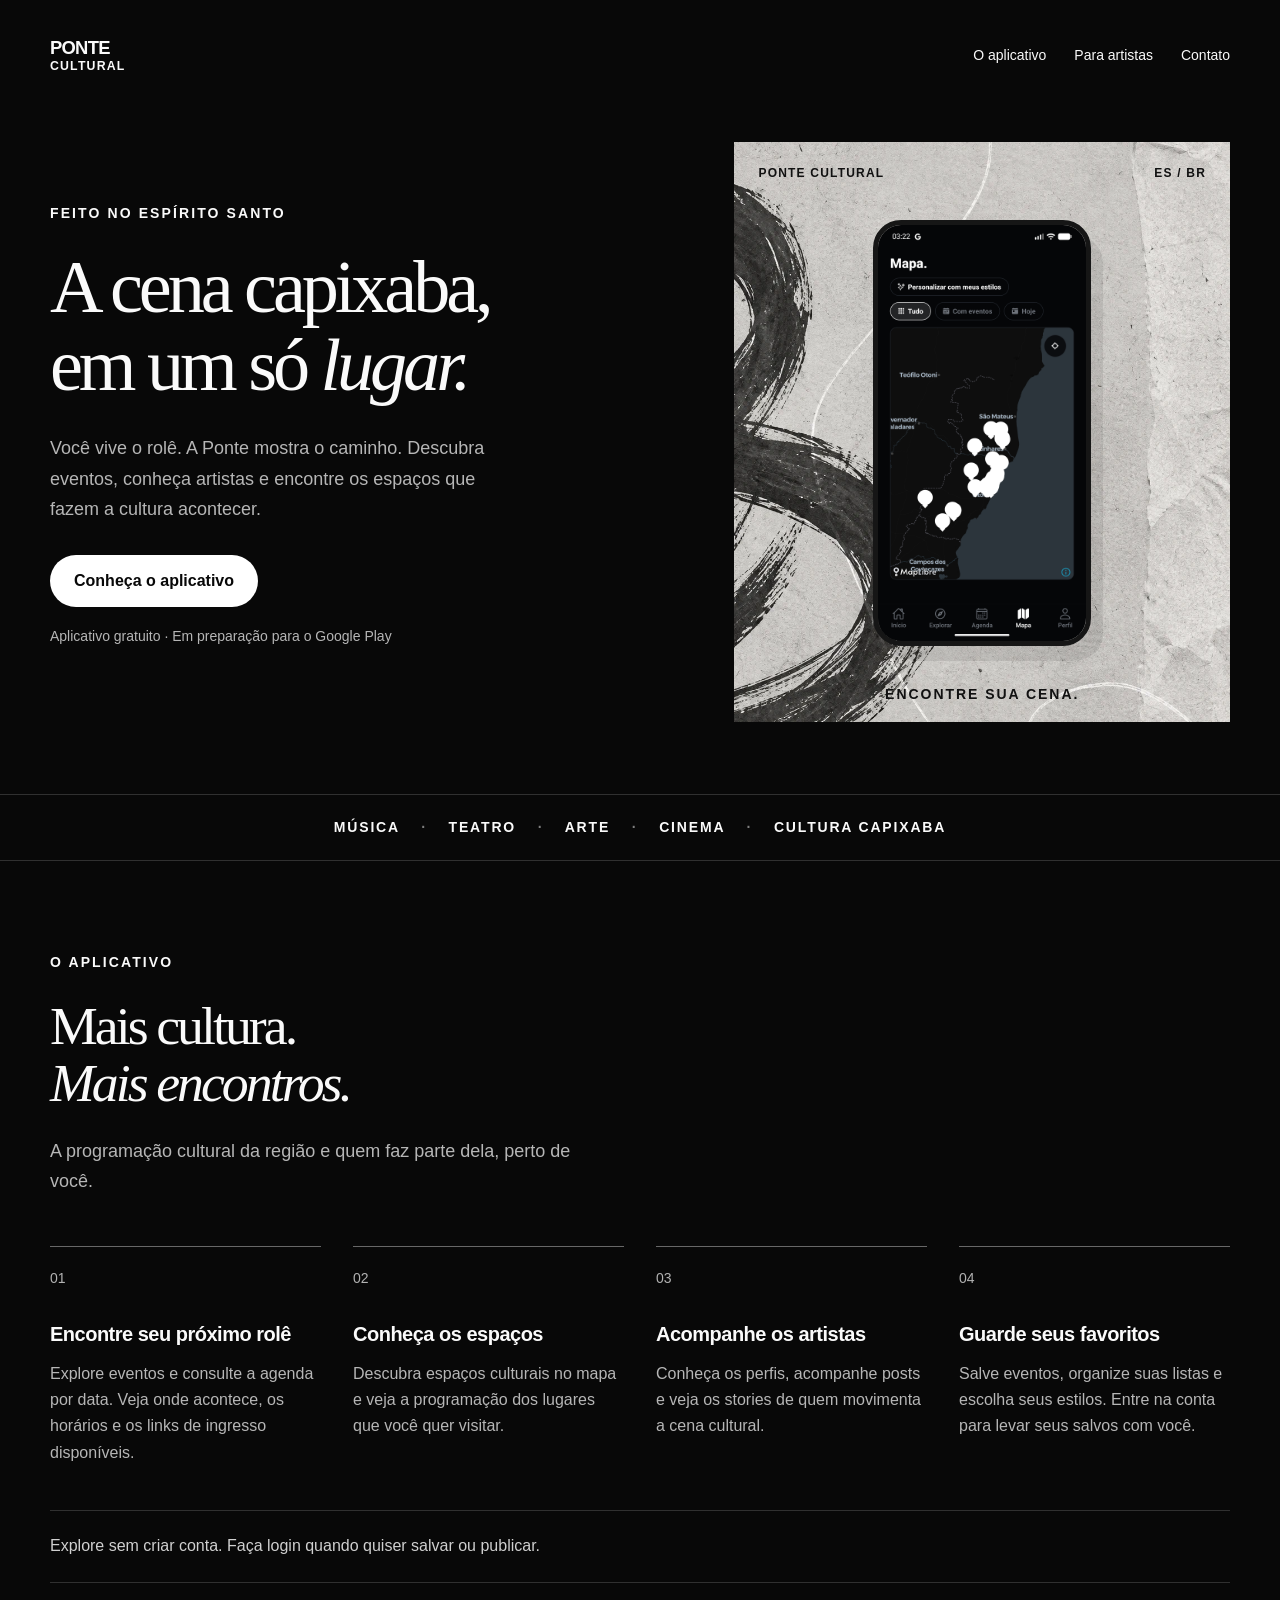
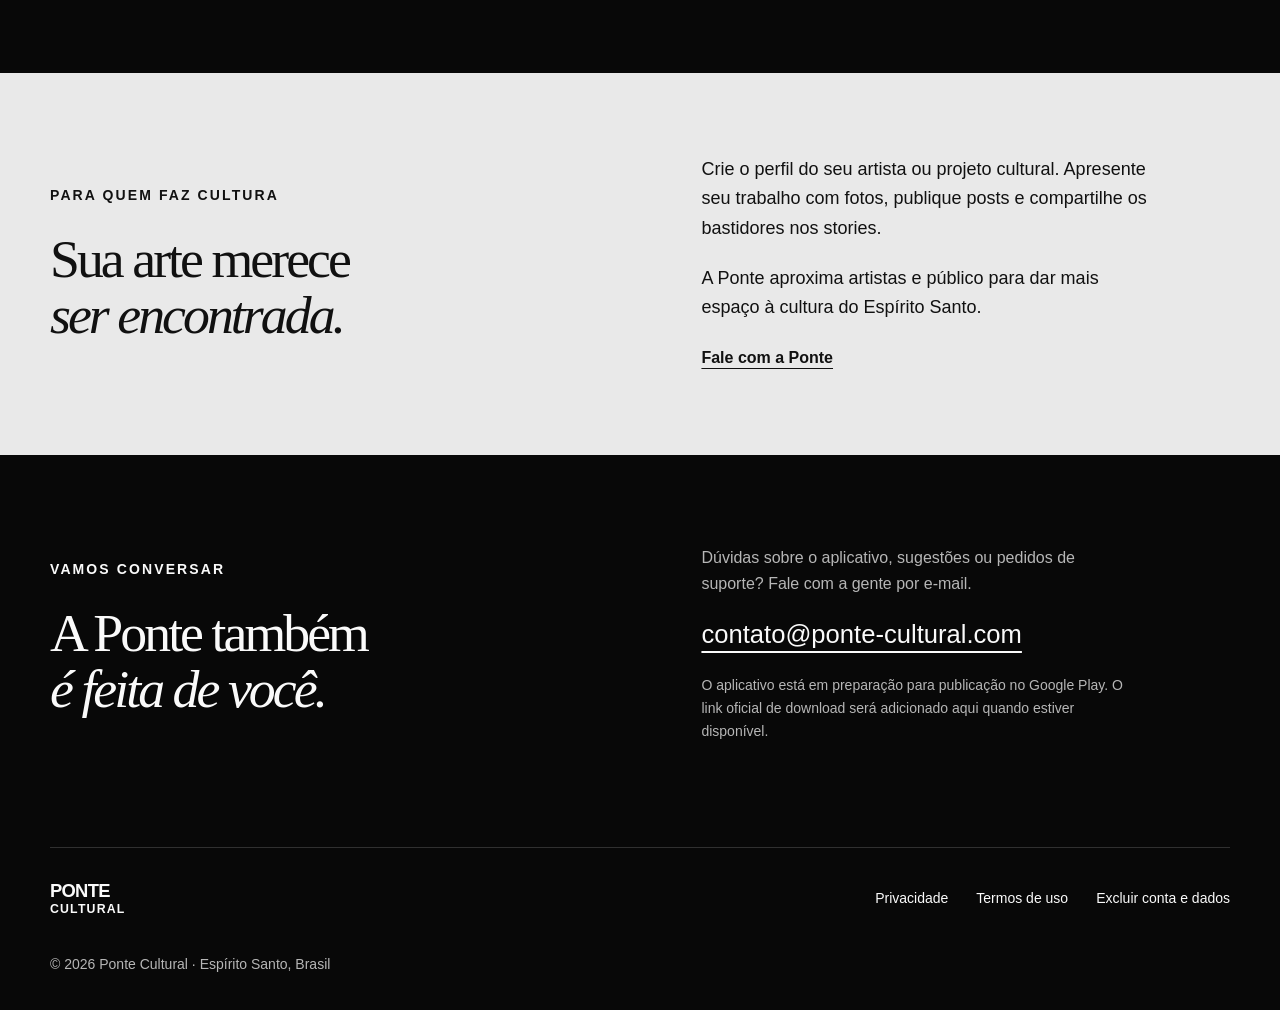
<file: index.html>
﻿<!doctype html>
<html lang="pt-BR">
<head>
  <meta charset="utf-8" />
  <meta name="viewport" content="width=device-width, initial-scale=1" />
  <meta name="description" content="Ponte Cultural: descubra eventos, artistas e espaços culturais do Espírito Santo. Conheça o aplicativo e encontre sua cena." />
  <meta name="theme-color" content="#080808" />
  <meta property="og:title" content="Ponte Cultural — A cena capixaba, em um só lugar" />
  <meta property="og:description" content="Eventos, artistas e espaços culturais do Espírito Santo. Conheça a Ponte Cultural." />
  <meta property="og:type" content="website" />
  <meta property="og:url" content="https://gillead027.github.io/ponte-cultural/" />
  <link rel="canonical" href="https://gillead027.github.io/ponte-cultural/" />
  <link rel="icon" type="image/png" href="assets/icon.png" />
  <link rel="stylesheet" href="home.css" />
  <title>Ponte Cultural — A cena capixaba, em um só lugar</title>
</head>
<body>
  <a class="skip-link" href="#conteudo">Ir para o conteúdo</a>
  <header class="site-header wrap">
    <a class="brand" href="./" aria-label="Ponte Cultural, início">PONTE<span>CULTURAL</span></a>
    <nav aria-label="Navegação principal"><a href="#aplicativo">O aplicativo</a><a href="#artistas">Para artistas</a><a href="#contato">Contato</a></nav>
  </header>
  <main id="conteudo">
    <section class="hero wrap" aria-labelledby="titulo">
      <div class="hero-copy">
        <p class="eyebrow">FEITO NO ESPÍRITO SANTO</p>
        <h1 id="titulo">A cena capixaba,<br />em um só <em>lugar.</em></h1>
        <p class="intro">Você vive o rolê. A Ponte mostra o caminho. Descubra eventos, conheça artistas e encontre os espaços que fazem a cultura acontecer.</p>
        <a class="button" href="#aplicativo">Conheça o aplicativo</a>
        <p class="release-note">Aplicativo gratuito · Em preparação para o Google Play</p>
      </div>
      <div class="hero-visual">
        <div class="visual-label"><span>PONTE CULTURAL</span><span>ES / BR</span></div>
        <img class="app-screen" src="assets/mapa-app.png" width="1080" height="2160" alt="Tela do aplicativo Ponte Cultural com mapa de espaços culturais do Espírito Santo" fetchpriority="high" />
        <p class="visual-caption">ENCONTRE SUA CENA.</p>
      </div>
    </section>
    <div class="culture-strip" aria-label="Diversidade cultural"><p>MÚSICA <span>·</span> TEATRO <span>·</span> ARTE <span>·</span> CINEMA <span>·</span> CULTURA CAPIXABA</p></div>
    <section class="wrap section" id="aplicativo" aria-labelledby="recursos-titulo">
      <div class="section-heading"><p class="eyebrow">O APLICATIVO</p><h2 id="recursos-titulo">Mais cultura.<br /><em>Mais encontros.</em></h2><p>A programação cultural da região e quem faz parte dela, perto de você.</p></div>
      <div class="feature-grid">
        <article><span class="feature-number" aria-hidden="true">01</span><h3>Encontre seu próximo rolê</h3><p>Explore eventos e consulte a agenda por data. Veja onde acontece, os horários e os links de ingresso disponíveis.</p></article>
        <article><span class="feature-number" aria-hidden="true">02</span><h3>Conheça os espaços</h3><p>Descubra espaços culturais no mapa e veja a programação dos lugares que você quer visitar.</p></article>
        <article><span class="feature-number" aria-hidden="true">03</span><h3>Acompanhe os artistas</h3><p>Conheça os perfis, acompanhe posts e veja os stories de quem movimenta a cena cultural.</p></article>
        <article><span class="feature-number" aria-hidden="true">04</span><h3>Guarde seus favoritos</h3><p>Salve eventos, organize suas listas e escolha seus estilos. Entre na conta para levar seus salvos com você.</p></article>
      </div>
      <p class="browse-note">Explore sem criar conta. Faça login quando quiser salvar ou publicar.</p>
    </section>
    <section class="artist-section" id="artistas" aria-labelledby="artistas-titulo"><div class="wrap artist-inner">
      <div><p class="eyebrow">PARA QUEM FAZ CULTURA</p><h2 id="artistas-titulo">Sua arte merece<br /><em>ser encontrada.</em></h2></div>
      <div class="artist-copy"><p>Crie o perfil do seu artista ou projeto cultural. Apresente seu trabalho com fotos, publique posts e compartilhe os bastidores nos stories.</p><p>A Ponte aproxima artistas e público para dar mais espaço à cultura do Espírito Santo.</p><a class="text-link" href="mailto:contato@ponte-cultural.com?subject=Ponte%20Cultural%20-%20Artistas">Fale com a Ponte</a></div>
    </div></section>
    <section class="wrap section contact-section" id="contato" aria-labelledby="contato-titulo">
      <div><p class="eyebrow">VAMOS CONVERSAR</p><h2 id="contato-titulo">A Ponte também<br /><em>é feita de você.</em></h2></div>
      <div class="contact-copy"><p>Dúvidas sobre o aplicativo, sugestões ou pedidos de suporte? Fale com a gente por e-mail.</p><a class="contact-email" href="mailto:contato@ponte-cultural.com">contato@ponte-cultural.com</a><p class="release-note">O aplicativo está em preparação para publicação no Google Play. O link oficial de download será adicionado aqui quando estiver disponível.</p></div>
    </section>
  </main>
  <footer class="wrap site-footer">
    <a class="brand" href="./">PONTE<span>CULTURAL</span></a>
    <nav aria-label="Informações legais"><a href="privacidade.html">Privacidade</a><a href="termos.html">Termos de uso</a><a href="excluir-conta.html">Excluir conta e dados</a></nav>
    <p>© 2026 Ponte Cultural · Espírito Santo, Brasil</p>
  </footer>
</body>
</html>
</file>
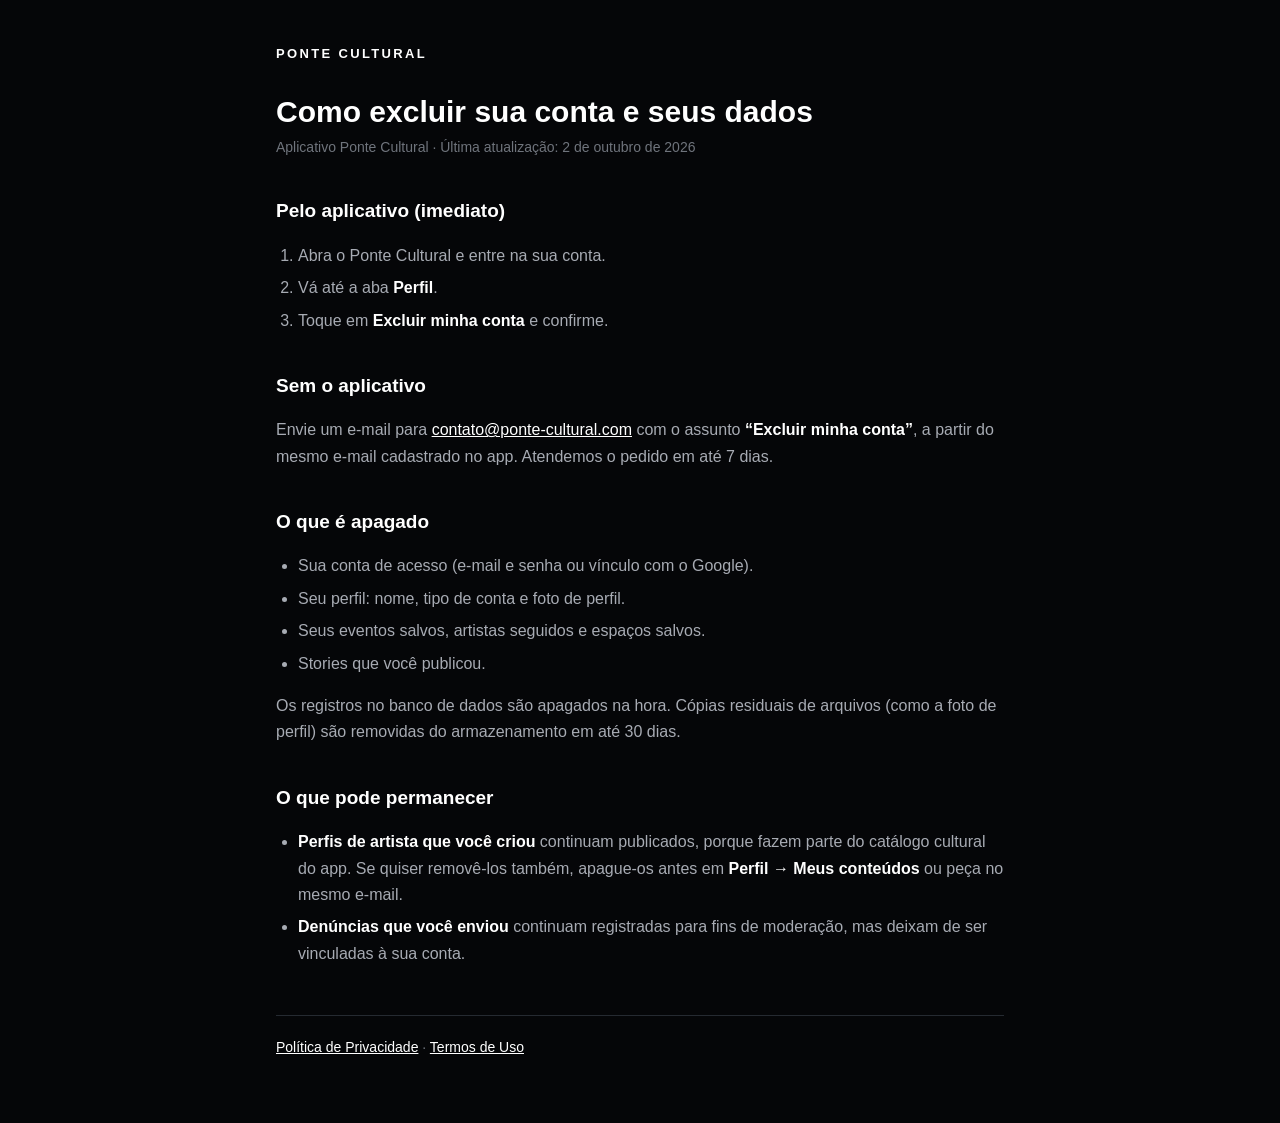
<file: excluir-conta.html>
<!doctype html>
<html lang="pt-BR">
  <head>
    <meta charset="utf-8" />
    <meta name="viewport" content="width=device-width, initial-scale=1" />
    <title>Excluir conta — Ponte Cultural</title>
    <link rel="stylesheet" href="style.css" />
  </head>
  <body>
    <main>
      <a class="brand" href="index.html">PONTE CULTURAL</a>
      <h1>Como excluir sua conta e seus dados</h1>
      <p class="updated">Aplicativo Ponte Cultural · Última atualização: 2 de outubro de 2026</p>

      <h2>Pelo aplicativo (imediato)</h2>
      <ol>
        <li>Abra o Ponte Cultural e entre na sua conta.</li>
        <li>Vá até a aba <strong>Perfil</strong>.</li>
        <li>Toque em <strong>Excluir minha conta</strong> e confirme.</li>
      </ol>

      <h2>Sem o aplicativo</h2>
      <p>
        Envie um e-mail para <a href="mailto:contato@ponte-cultural.com?subject=Excluir%20minha%20conta%20-%20Ponte%20Cultural">contato@ponte-cultural.com</a>
        com o assunto <strong>“Excluir minha conta”</strong>, a partir do mesmo e-mail cadastrado
        no app. Atendemos o pedido em até 7 dias.
      </p>

      <h2>O que é apagado</h2>
      <ul>
        <li>Sua conta de acesso (e-mail e senha ou vínculo com o Google).</li>
        <li>Seu perfil: nome, tipo de conta e foto de perfil.</li>
        <li>Seus eventos salvos, artistas seguidos e espaços salvos.</li>
        <li>Stories que você publicou.</li>
      </ul>
      <p>
        Os registros no banco de dados são apagados na hora. Cópias residuais de arquivos (como a
        foto de perfil) são removidas do armazenamento em até 30 dias.
      </p>

      <h2>O que pode permanecer</h2>
      <ul>
        <li>
          <strong>Perfis de artista que você criou</strong> continuam publicados, porque fazem
          parte do catálogo cultural do app. Se quiser removê-los também, apague-os antes em
          <strong>Perfil → Meus conteúdos</strong> ou peça no mesmo e-mail.
        </li>
        <li>
          <strong>Denúncias que você enviou</strong> continuam registradas para fins de moderação,
          mas deixam de ser vinculadas à sua conta.
        </li>
      </ul>

      <footer>
        <a href="privacidade.html">Política de Privacidade</a> ·
        <a href="termos.html">Termos de Uso</a>
      </footer>
    </main>
  </body>
</html>
</file>
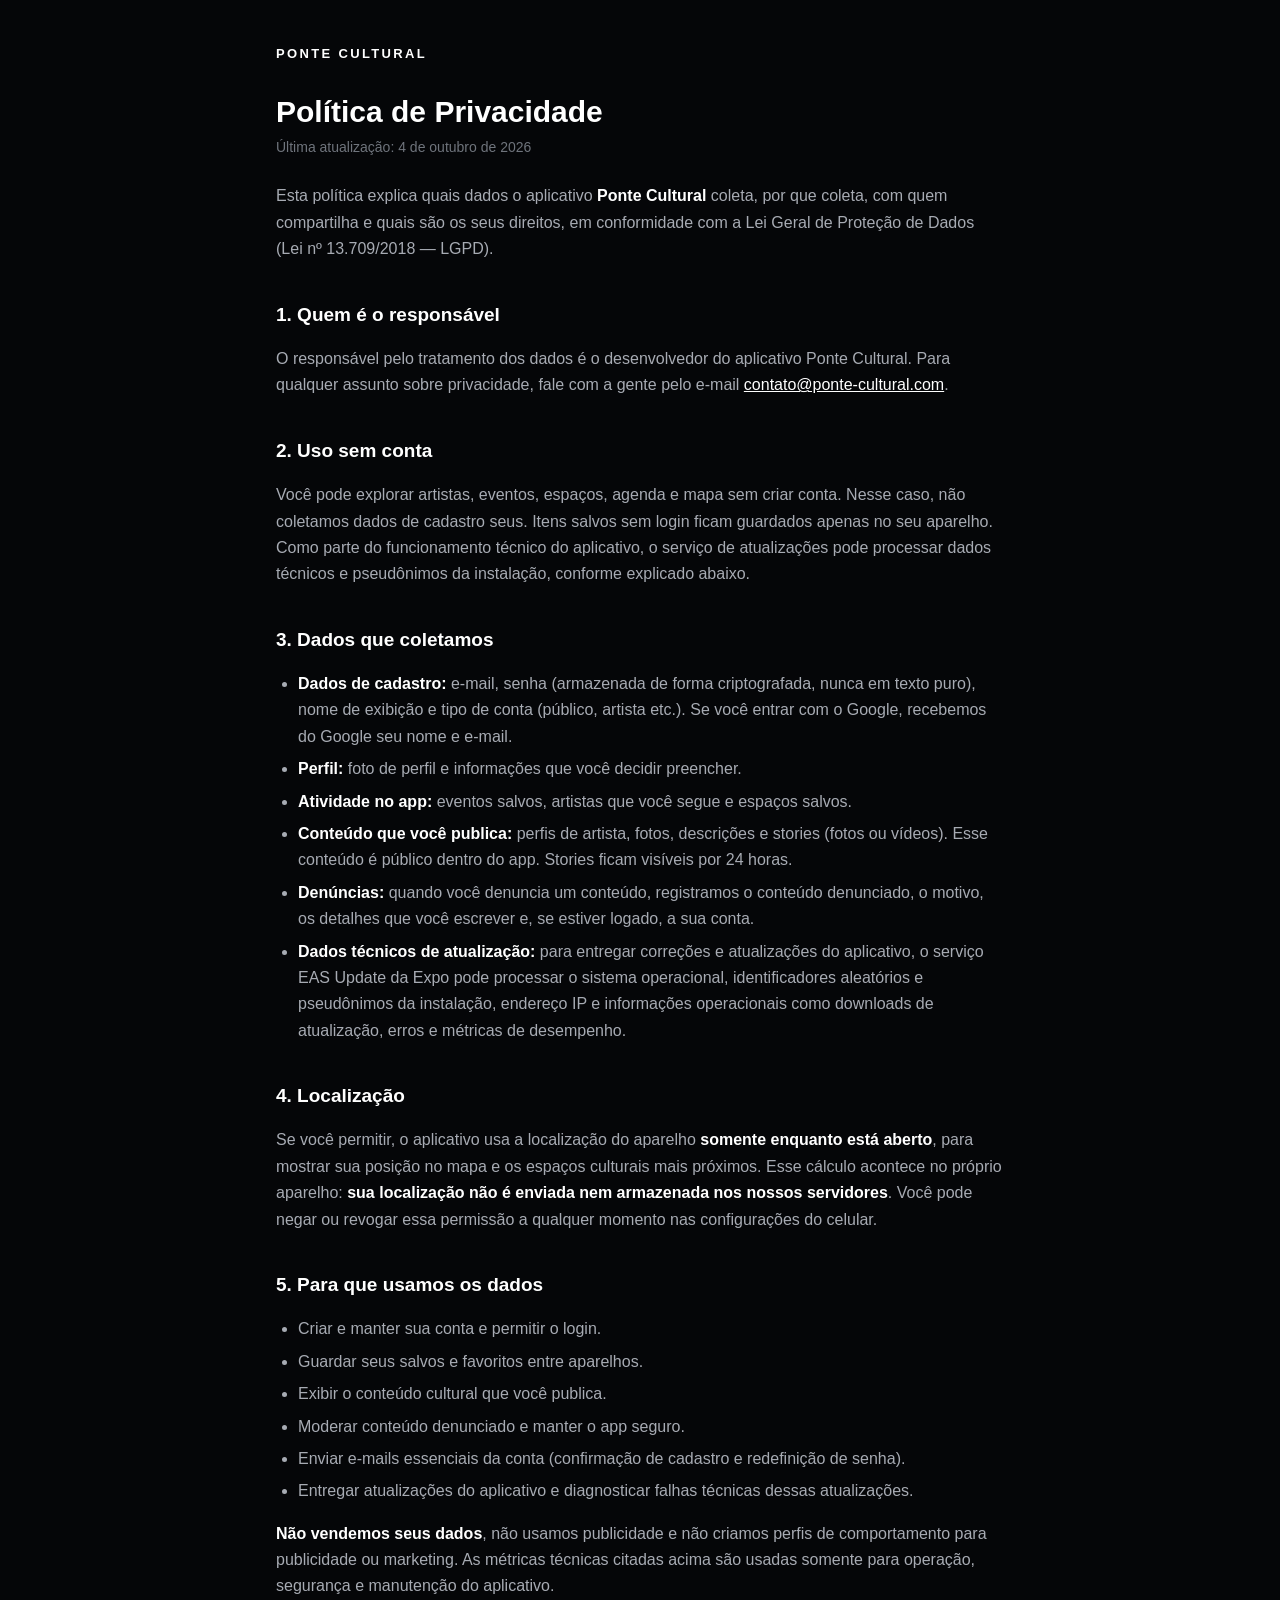
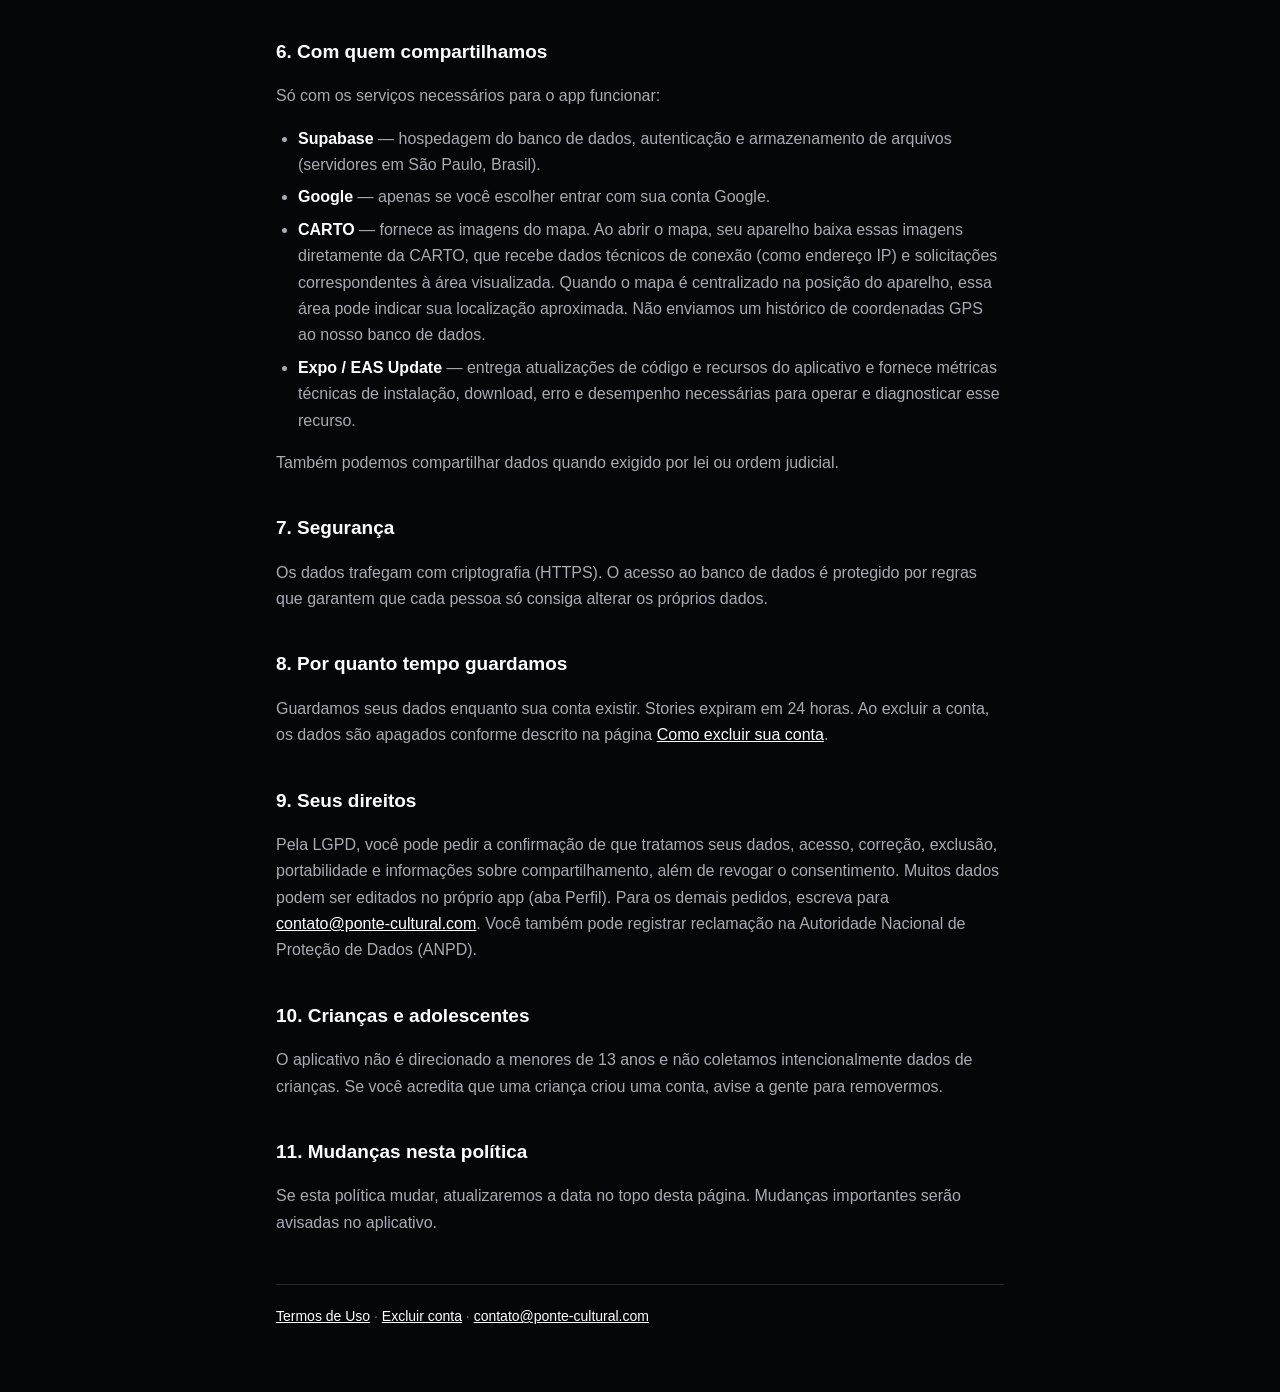
<file: privacidade.html>
<!doctype html>
<html lang="pt-BR">
  <head>
    <meta charset="utf-8" />
    <meta name="viewport" content="width=device-width, initial-scale=1" />
    <title>Política de Privacidade — Ponte Cultural</title>
    <link rel="stylesheet" href="style.css" />
  </head>
  <body>
    <main>
      <a class="brand" href="index.html">PONTE CULTURAL</a>
      <h1>Política de Privacidade</h1>
      <p class="updated">Última atualização: 4 de outubro de 2026</p>

      <p>
        Esta política explica quais dados o aplicativo <strong>Ponte Cultural</strong> coleta, por
        que coleta, com quem compartilha e quais são os seus direitos, em conformidade com a Lei
        Geral de Proteção de Dados (Lei nº 13.709/2018 — LGPD).
      </p>

      <h2>1. Quem é o responsável</h2>
      <p>
        O responsável pelo tratamento dos dados é o desenvolvedor do aplicativo Ponte Cultural.
        Para qualquer assunto sobre privacidade, fale com a gente pelo e-mail
        <a href="mailto:contato@ponte-cultural.com">contato@ponte-cultural.com</a>.
      </p>

      <h2>2. Uso sem conta</h2>
      <p>
        Você pode explorar artistas, eventos, espaços, agenda e mapa sem criar conta. Nesse caso,
        não coletamos dados de cadastro seus. Itens salvos sem login ficam guardados apenas no seu
        aparelho. Como parte do funcionamento técnico do aplicativo, o serviço de atualizações pode
        processar dados técnicos e pseudônimos da instalação, conforme explicado abaixo.
      </p>

      <h2>3. Dados que coletamos</h2>
      <ul>
        <li>
          <strong>Dados de cadastro:</strong> e-mail, senha (armazenada de forma criptografada,
          nunca em texto puro), nome de exibição e tipo de conta (público, artista etc.). Se você
          entrar com o Google, recebemos do Google seu nome e e-mail.
        </li>
        <li>
          <strong>Perfil:</strong> foto de perfil e informações que você decidir preencher.
        </li>
        <li>
          <strong>Atividade no app:</strong> eventos salvos, artistas que você segue e espaços
          salvos.
        </li>
        <li>
          <strong>Conteúdo que você publica:</strong> perfis de artista, fotos, descrições e
          stories (fotos ou vídeos). Esse conteúdo é público dentro do app. Stories ficam visíveis
          por 24 horas.
        </li>
        <li>
          <strong>Denúncias:</strong> quando você denuncia um conteúdo, registramos o conteúdo
          denunciado, o motivo, os detalhes que você escrever e, se estiver logado, a sua conta.
        </li>
        <li>
          <strong>Dados técnicos de atualização:</strong> para entregar correções e atualizações
          do aplicativo, o serviço EAS Update da Expo pode processar o sistema operacional,
          identificadores aleatórios e pseudônimos da instalação, endereço IP e informações
          operacionais como downloads de atualização, erros e métricas de desempenho.
        </li>
      </ul>

      <h2>4. Localização</h2>
      <p>
        Se você permitir, o aplicativo usa a localização do aparelho <strong>somente enquanto
        está aberto</strong>, para mostrar sua posição no mapa e os espaços culturais mais
        próximos. Esse cálculo acontece no próprio aparelho: <strong>sua localização não é enviada
        nem armazenada nos nossos servidores</strong>. Você pode negar ou revogar essa permissão a
        qualquer momento nas configurações do celular.
      </p>

      <h2>5. Para que usamos os dados</h2>
      <ul>
        <li>Criar e manter sua conta e permitir o login.</li>
        <li>Guardar seus salvos e favoritos entre aparelhos.</li>
        <li>Exibir o conteúdo cultural que você publica.</li>
        <li>Moderar conteúdo denunciado e manter o app seguro.</li>
        <li>Enviar e-mails essenciais da conta (confirmação de cadastro e redefinição de senha).</li>
        <li>Entregar atualizações do aplicativo e diagnosticar falhas técnicas dessas atualizações.</li>
      </ul>
      <p>
        <strong>Não vendemos seus dados</strong>, não usamos publicidade e não criamos perfis de
        comportamento para publicidade ou marketing. As métricas técnicas citadas acima são usadas
        somente para operação, segurança e manutenção do aplicativo.
      </p>

      <h2>6. Com quem compartilhamos</h2>
      <p>Só com os serviços necessários para o app funcionar:</p>
      <ul>
        <li>
          <strong>Supabase</strong> — hospedagem do banco de dados, autenticação e armazenamento
          de arquivos (servidores em São Paulo, Brasil).
        </li>
        <li><strong>Google</strong> — apenas se você escolher entrar com sua conta Google.</li>
        <li>
          <strong>CARTO</strong> — fornece as imagens do mapa. Ao abrir o mapa, seu aparelho baixa
          essas imagens diretamente da CARTO, que recebe dados técnicos de conexão (como endereço
          IP) e solicitações correspondentes à área visualizada. Quando o mapa é centralizado
          na posição do aparelho, essa área pode indicar sua localização aproximada. Não enviamos
          um histórico de coordenadas GPS ao nosso banco de dados.
        </li>
        <li>
          <strong>Expo / EAS Update</strong> — entrega atualizações de código e recursos do
          aplicativo e fornece métricas técnicas de instalação, download, erro e desempenho
          necessárias para operar e diagnosticar esse recurso.
        </li>
      </ul>
      <p>Também podemos compartilhar dados quando exigido por lei ou ordem judicial.</p>

      <h2>7. Segurança</h2>
      <p>
        Os dados trafegam com criptografia (HTTPS). O acesso ao banco de dados é protegido por
        regras que garantem que cada pessoa só consiga alterar os próprios dados.
      </p>

      <h2>8. Por quanto tempo guardamos</h2>
      <p>
        Guardamos seus dados enquanto sua conta existir. Stories expiram em 24 horas. Ao excluir a
        conta, os dados são apagados conforme descrito na página
        <a href="excluir-conta.html">Como excluir sua conta</a>.
      </p>

      <h2>9. Seus direitos</h2>
      <p>
        Pela LGPD, você pode pedir a confirmação de que tratamos seus dados, acesso, correção,
        exclusão, portabilidade e informações sobre compartilhamento, além de revogar o
        consentimento. Muitos dados podem ser editados no próprio app (aba Perfil). Para os demais
        pedidos, escreva para <a href="mailto:contato@ponte-cultural.com">contato@ponte-cultural.com</a>. Você
        também pode registrar reclamação na Autoridade Nacional de Proteção de Dados (ANPD).
      </p>

      <h2>10. Crianças e adolescentes</h2>
      <p>
        O aplicativo não é direcionado a menores de 13 anos e não coletamos intencionalmente dados
        de crianças. Se você acredita que uma criança criou uma conta, avise a gente para
        removermos.
      </p>

      <h2>11. Mudanças nesta política</h2>
      <p>
        Se esta política mudar, atualizaremos a data no topo desta página. Mudanças importantes
        serão avisadas no aplicativo.
      </p>

      <footer>
        <a href="termos.html">Termos de Uso</a> ·
        <a href="excluir-conta.html">Excluir conta</a> ·
        <a href="mailto:contato@ponte-cultural.com">contato@ponte-cultural.com</a>
      </footer>
    </main>
  </body>
</html>
</file>
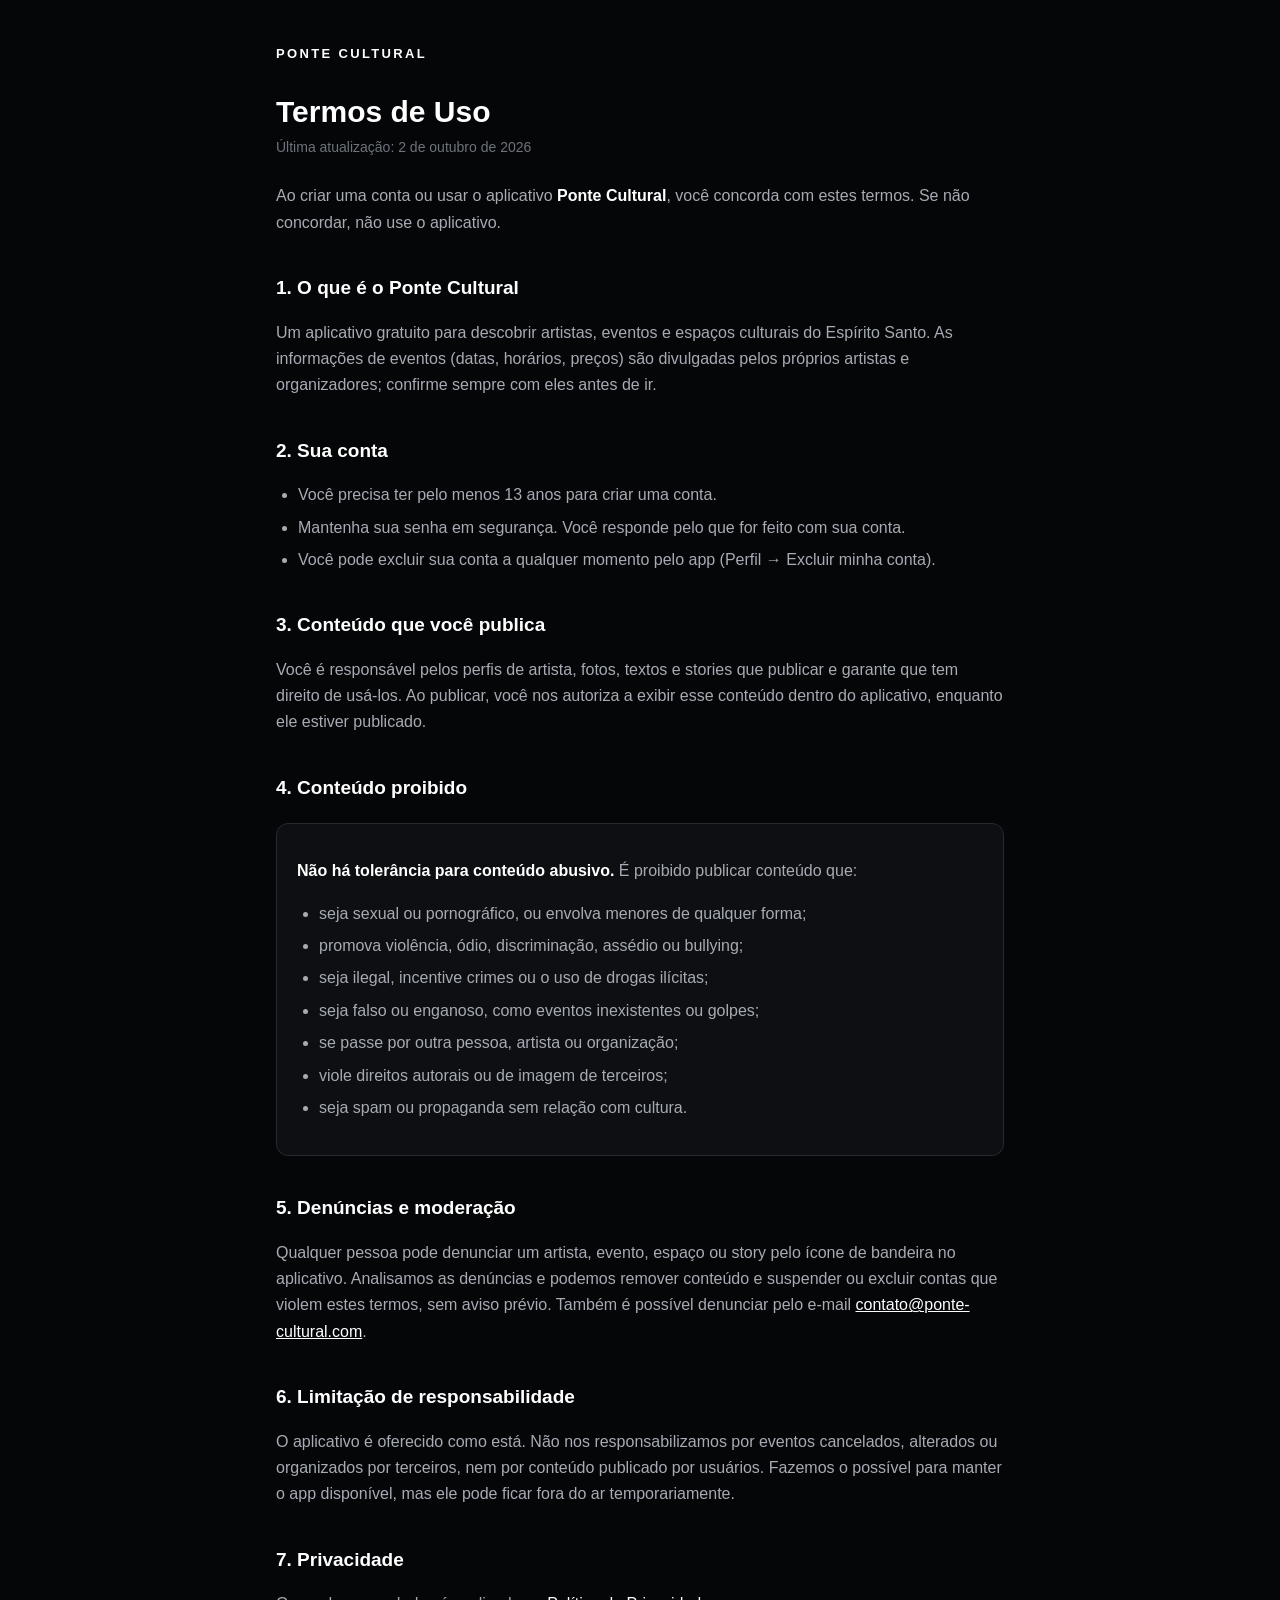
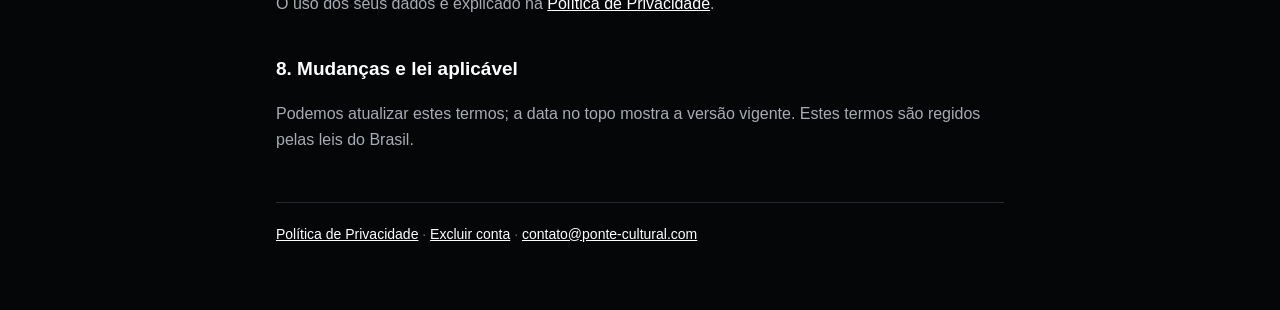
<file: termos.html>
<!doctype html>
<html lang="pt-BR">
  <head>
    <meta charset="utf-8" />
    <meta name="viewport" content="width=device-width, initial-scale=1" />
    <title>Termos de Uso — Ponte Cultural</title>
    <link rel="stylesheet" href="style.css" />
  </head>
  <body>
    <main>
      <a class="brand" href="index.html">PONTE CULTURAL</a>
      <h1>Termos de Uso</h1>
      <p class="updated">Última atualização: 2 de outubro de 2026</p>

      <p>
        Ao criar uma conta ou usar o aplicativo <strong>Ponte Cultural</strong>, você concorda com
        estes termos. Se não concordar, não use o aplicativo.
      </p>

      <h2>1. O que é o Ponte Cultural</h2>
      <p>
        Um aplicativo gratuito para descobrir artistas, eventos e espaços culturais do Espírito
        Santo. As informações de eventos (datas, horários, preços) são divulgadas pelos próprios
        artistas e organizadores; confirme sempre com eles antes de ir.
      </p>

      <h2>2. Sua conta</h2>
      <ul>
        <li>Você precisa ter pelo menos 13 anos para criar uma conta.</li>
        <li>Mantenha sua senha em segurança. Você responde pelo que for feito com sua conta.</li>
        <li>
          Você pode excluir sua conta a qualquer momento pelo app (Perfil → Excluir minha conta).
        </li>
      </ul>

      <h2>3. Conteúdo que você publica</h2>
      <p>
        Você é responsável pelos perfis de artista, fotos, textos e stories que publicar e garante
        que tem direito de usá-los. Ao publicar, você nos autoriza a exibir esse conteúdo dentro do
        aplicativo, enquanto ele estiver publicado.
      </p>

      <h2>4. Conteúdo proibido</h2>
      <div class="card">
        <p>
          <strong>Não há tolerância para conteúdo abusivo.</strong> É proibido publicar conteúdo
          que:
        </p>
        <ul>
          <li>seja sexual ou pornográfico, ou envolva menores de qualquer forma;</li>
          <li>promova violência, ódio, discriminação, assédio ou bullying;</li>
          <li>seja ilegal, incentive crimes ou o uso de drogas ilícitas;</li>
          <li>seja falso ou enganoso, como eventos inexistentes ou golpes;</li>
          <li>se passe por outra pessoa, artista ou organização;</li>
          <li>viole direitos autorais ou de imagem de terceiros;</li>
          <li>seja spam ou propaganda sem relação com cultura.</li>
        </ul>
      </div>

      <h2>5. Denúncias e moderação</h2>
      <p>
        Qualquer pessoa pode denunciar um artista, evento, espaço ou story pelo ícone de bandeira
        no aplicativo. Analisamos as denúncias e podemos remover conteúdo e suspender ou excluir
        contas que violem estes termos, sem aviso prévio. Também é possível denunciar pelo e-mail
        <a href="mailto:contato@ponte-cultural.com">contato@ponte-cultural.com</a>.
      </p>

      <h2>6. Limitação de responsabilidade</h2>
      <p>
        O aplicativo é oferecido como está. Não nos responsabilizamos por eventos cancelados,
        alterados ou organizados por terceiros, nem por conteúdo publicado por usuários. Fazemos o
        possível para manter o app disponível, mas ele pode ficar fora do ar temporariamente.
      </p>

      <h2>7. Privacidade</h2>
      <p>
        O uso dos seus dados é explicado na <a href="privacidade.html">Política de Privacidade</a>.
      </p>

      <h2>8. Mudanças e lei aplicável</h2>
      <p>
        Podemos atualizar estes termos; a data no topo mostra a versão vigente. Estes termos são
        regidos pelas leis do Brasil.
      </p>

      <footer>
        <a href="privacidade.html">Política de Privacidade</a> ·
        <a href="excluir-conta.html">Excluir conta</a> ·
        <a href="mailto:contato@ponte-cultural.com">contato@ponte-cultural.com</a>
      </footer>
    </main>
  </body>
</html>
</file>
<file: home.css>
﻿/* Apresentacao oficial da Ponte Cultural; estilos separados das paginas legais. */
:root { color-scheme: dark; --bg: #080808; --text: #fafafa; --muted: #b6b6b6; --line: #303030; }
* { box-sizing: border-box; }
html { scroll-behavior: smooth; scroll-padding-top: 2rem; }
body { margin: 0; background: var(--bg); color: var(--text); font-family: Arial, Helvetica, sans-serif; font-size: 1rem; line-height: 1.65; }
a { color: inherit; text-underline-offset: .3em; }
a:focus-visible { outline: 3px solid currentColor; outline-offset: 6px; }
.wrap { width: min(1180px, calc(100% - 80px)); margin-inline: auto; }
.skip-link { position: absolute; top: -100px; left: 20px; padding: 12px 20px; background: white; color: black; z-index: 10; }
.skip-link:focus { top: 12px; }
.site-header { min-height: 112px; display: flex; align-items: center; justify-content: space-between; gap: 24px; }
.brand { display: inline-flex; flex-direction: column; font-weight: 900; font-size: 1.15rem; line-height: .95; letter-spacing: -.04em; text-decoration: none; }
.brand span { margin-top: .28rem; font-size: .77rem; letter-spacing: .095em; }
nav { display: flex; flex-wrap: wrap; gap: 28px; }
nav a { font-size: .875rem; text-decoration: none; }
nav a:hover { text-decoration: underline; }
.hero { display: grid; grid-template-columns: 1.25fr 1fr; gap: 65px; align-items: center; padding-block: 30px 72px; }
.eyebrow { font-size: .875rem; font-weight: 700; letter-spacing: .15em; margin: 0 0 24px; }
h1, h2, h3, p { margin-top: 0; }
h1, h2 { font-family: Georgia, 'Times New Roman', serif; font-weight: 400; line-height: 1.05; letter-spacing: -.055em; overflow-wrap: anywhere; }
h1 { font-size: clamp(3.25rem, 5.8vw, 5.3rem); margin-bottom: 28px; }
h1 em, h2 em { font-weight: 400; }
.intro { max-width: 440px; color: var(--muted); font-size: 1.125rem; line-height: 1.7; margin-bottom: 30px; }
.button { display: inline-flex; min-height: 52px; align-items: center; justify-content: center; border-radius: 999px; padding: 12px 24px; font-weight: 700; text-decoration: none; background: #fff; color: #080808; }
.button:hover { background: #dedede; }
.release-note { font-size: .875rem; color: var(--muted); margin-top: 18px; max-width: 430px; }
.hero-visual { min-height: 580px; display: flex; flex-direction: column; align-items: center; justify-content: space-between; padding: 22px 24px 16px; background: #e5e5e5 url('assets/cultura.webp') center / cover; color: #111; }
.visual-label { display: flex; width: 100%; justify-content: space-between; font-size: .75rem; font-weight: 800; letter-spacing: .1em; }
.app-screen { width: 218px; height: auto; display: block; border: 5px solid #161616; border-radius: 28px; margin: 22px 0; box-shadow: 12px 15px 0 #00000015; }
.visual-caption { font-size: .875rem; font-weight: 800; letter-spacing: .14em; margin: 0; }
.culture-strip { border-block: 1px solid var(--line); text-align: center; padding: 21px 24px; }
.culture-strip p { font-size: .875rem; font-weight: 700; letter-spacing: .13em; margin: 0; }
.culture-strip span { padding-inline: 16px; color: #7e7e7e; }
.section { padding-block: 90px; }
.section-heading { max-width: 540px; }
h2 { font-size: clamp(2.5rem, 4.2vw, 3.8rem); margin-bottom: 26px; }
.section-heading > p:last-child { color: var(--muted); font-size: 1.125rem; }
.feature-grid { display: grid; grid-template-columns: repeat(4, 1fr); gap: 32px; margin-top: 50px; }
.feature-grid article { border-top: 1px solid #676767; padding-top: 20px; }
.feature-number { display: block; color: #b3b3b3; font-size: .875rem; margin-bottom: 30px; }
h3 { font-size: 1.25rem; line-height: 1.3; letter-spacing: -.025em; margin-bottom: 14px; }
.feature-grid p { color: var(--muted); margin: 0; }
.browse-note { margin: 44px 0 0; padding: 22px 0; border-block: 1px solid var(--line); color: #d0d0d0; }
.artist-section { background: #e9e9e9; color: #111; }
.artist-inner { display: grid; grid-template-columns: 1.1fr 1fr; gap: 70px; padding-block: 82px; align-items: center; }
.artist-inner h2 { margin-bottom: 0; }
.artist-copy { max-width: 450px; font-size: 1.125rem; }
.artist-copy p { margin-bottom: 20px; }
.text-link { font-size: 1rem; font-weight: 700; }
.contact-section { display: grid; grid-template-columns: 1.1fr 1fr; gap: 70px; align-items: center; }
.contact-copy > p:first-child { color: var(--muted); max-width: 400px; }
.contact-email { font-size: clamp(1.25rem, 2vw, 1.65rem); overflow-wrap: anywhere; }
.site-footer { border-top: 1px solid var(--line); padding-block: 34px; display: flex; flex-wrap: wrap; gap: 25px; align-items: center; justify-content: space-between; }
.site-footer p { flex-basis: 100%; font-size: .875rem; color: var(--muted); margin: 12px 0 0; }
@media (max-width: 1000px) {
 .wrap { width: calc(100% - 48px); } .hero { gap: 32px; } .hero-visual { min-height: 535px; } .app-screen { width: 200px; }
 .feature-grid { grid-template-columns: repeat(2, 1fr); gap: 36px; } .artist-inner, .contact-section { gap: 36px; }
}
@media (max-width: 680px) {
 .wrap { width: calc(100% - 40px); } .site-header { padding-block: 24px; min-height: 96px; gap: 20px; flex-wrap: wrap; }
 nav { gap: 20px; } .site-header nav { width: 100%; justify-content: space-between; }
 .hero { grid-template-columns: 1fr; gap: 35px; padding-block: 25px 42px; } h1 { font-size: clamp(3rem, 11vw, 4.5rem); }
 .hero-visual { min-height: 540px; } .culture-strip { padding: 20px; } .culture-strip p { font-size: .75rem; line-height: 2; } .culture-strip span { padding-inline: 5px; }
 .section { padding-block: 60px; } .feature-grid { grid-template-columns: 1fr; gap: 30px; margin-top: 36px; } .feature-number { margin-bottom: 16px; }
 .artist-inner, .contact-section { grid-template-columns: 1fr; gap: 24px; } .artist-inner { padding-block: 60px; } .site-footer nav { flex-direction: column; gap: 12px; }
}
@media (prefers-reduced-motion: reduce) { html { scroll-behavior: auto; } }
</file>
<file: style.css>
:root {
  --bg: #050608;
  --surface: #0d0f12;
  --border: #252a31;
  --text: #ffffff;
  --text-secondary: #a7abb3;
  --text-muted: #6f747c;
}

* {
  box-sizing: border-box;
}

body {
  margin: 0;
  background: var(--bg);
  color: var(--text-secondary);
  font-family: -apple-system, BlinkMacSystemFont, 'Segoe UI', Roboto, Helvetica, Arial, sans-serif;
  font-size: 16px;
  line-height: 1.65;
}

main {
  max-width: 760px;
  margin: 0 auto;
  padding: 40px 16px 64px;
}

.brand {
  color: var(--text);
  font-size: 13px;
  font-weight: 800;
  letter-spacing: 0.18em;
  text-decoration: none;
}

h1 {
  color: var(--text);
  font-size: 30px;
  line-height: 1.2;
  margin: 28px 0 6px;
}

h2 {
  color: var(--text);
  font-size: 19px;
  margin: 36px 0 8px;
}

.updated {
  color: var(--text-muted);
  font-size: 14px;
  margin: 0 0 24px;
}

a {
  color: var(--text);
}

ul,
ol {
  padding-left: 22px;
}

li {
  margin: 6px 0;
}

strong {
  color: var(--text);
}

.card {
  background: var(--surface);
  border: 1px solid var(--border);
  border-radius: 12px;
  padding: 18px 20px;
  margin: 20px 0;
}

.links {
  display: grid;
  gap: 12px;
  margin-top: 24px;
}

.links a {
  background: var(--surface);
  border: 1px solid var(--border);
  border-radius: 12px;
  display: block;
  font-weight: 700;
  padding: 16px 20px;
  text-decoration: none;
}

footer {
  border-top: 1px solid var(--border);
  color: var(--text-muted);
  font-size: 14px;
  margin-top: 48px;
  padding-top: 20px;
}
</file>
